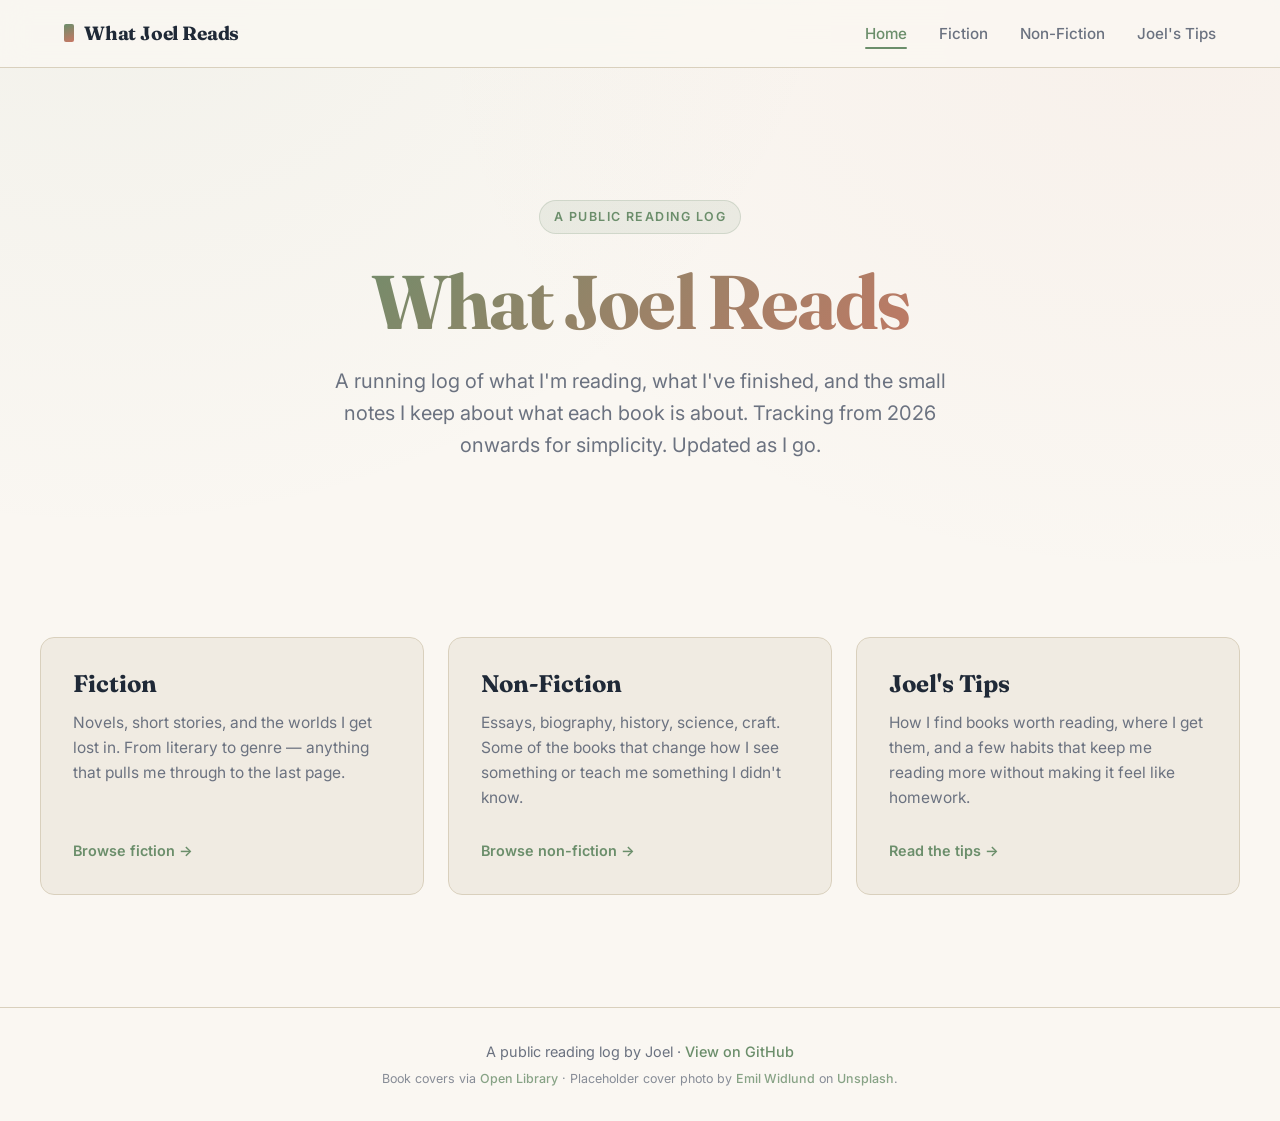
<file: index.html>
<!DOCTYPE html>
<html lang="en">
<head>
  <meta charset="UTF-8">
  <meta name="viewport" content="width=device-width, initial-scale=1.0">
  <title>What Joel Reads — A reading log by Joel</title>
  <meta name="description" content="A public reading log — what Joel is reading, what he's finished, and how he finds books worth reading.">
  <link rel="preconnect" href="https://fonts.googleapis.com">
  <link rel="preconnect" href="https://fonts.gstatic.com" crossorigin>
  <link rel="stylesheet" href="https://fonts.googleapis.com/css2?family=Fraunces:ital,wght@0,400;0,600;0,700;1,400&family=Inter:wght@400;500;600;700;800&display=swap">
  <link rel="stylesheet" href="styles.css">
</head>
<body>
  <nav class="nav">
    <div class="nav-inner">
      <a href="index.html" class="nav-brand">What Joel Reads</a>
      <button class="nav-toggle" aria-label="Toggle menu" aria-expanded="false">Menu</button>
      <ul class="nav-links">
        <li><a href="index.html" class="active">Home</a></li>
        <li><a href="fiction.html">Fiction</a></li>
        <li><a href="nonfiction.html">Non-Fiction</a></li>
        <li><a href="tips.html">Joel's Tips</a></li>
      </ul>
    </div>
  </nav>

  <main>
    <section class="hero container">
      <span class="hero-eyebrow fade-up">A public reading log</span>
      <h1 class="fade-up delay-1">What Joel Reads</h1>
      <p class="fade-up delay-2">
        A running log of what I'm reading, what I've finished, and the small notes I keep about
        what each book is about. Tracking from 2026 onwards for simplicity. Updated as I go.
      </p>
    </section>

    <section class="section container">
      <div class="grid">
        <a href="fiction.html" class="feature-card fade-up">
          <h3>Fiction</h3>
          <p>Novels, short stories, and the worlds I get lost in. From literary to genre — anything that pulls me through to the last page.</p>
          <span class="feature-arrow">Browse fiction →</span>
        </a>
        <a href="nonfiction.html" class="feature-card fade-up delay-1">
          <h3>Non-Fiction</h3>
          <p>Essays, biography, history, science, craft. Some of the books that change how I see something or teach me something I didn't know.</p>
          <span class="feature-arrow">Browse non-fiction →</span>
        </a>
        <a href="tips.html" class="feature-card fade-up delay-2">
          <h3>Joel's Tips</h3>
          <p>How I find books worth reading, where I get them, and a few habits that keep me reading more without making it feel like homework.</p>
          <span class="feature-arrow">Read the tips →</span>
        </a>
      </div>
    </section>
  </main>

  <footer class="footer">
    <div class="container">
      <p>A public reading log by Joel · <a href="https://github.com/Jakayus/ReadingTheseBooks">View on GitHub</a></p>
      <p class="footer-credit">Book covers via <a href="https://openlibrary.org">Open Library</a> · Placeholder cover photo by <a href="https://unsplash.com/@emilwidlund">Emil Widlund</a> on <a href="https://unsplash.com/">Unsplash</a>.</p>
    </div>
  </footer>

  <script src="script.js"></script>
</body>
</html>
</file>
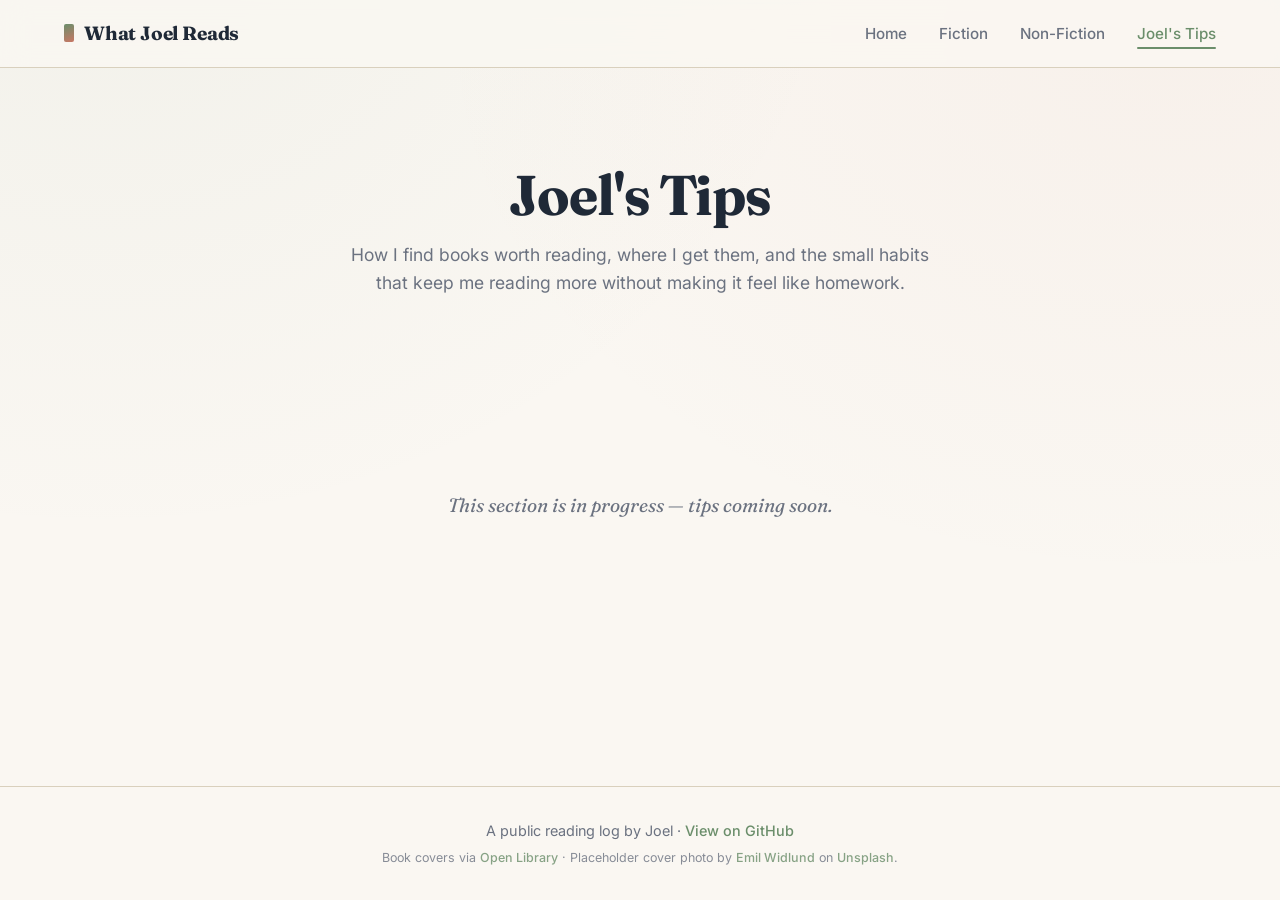
<file: tips.html>
<!DOCTYPE html>
<html lang="en">
<head>
  <meta charset="UTF-8">
  <meta name="viewport" content="width=device-width, initial-scale=1.0">
  <title>Joel's Tips — What Joel Reads</title>
  <meta name="description" content="How Joel finds books worth reading, where he gets them, and the habits that keep him reading.">
  <link rel="preconnect" href="https://fonts.googleapis.com">
  <link rel="preconnect" href="https://fonts.gstatic.com" crossorigin>
  <link rel="stylesheet" href="https://fonts.googleapis.com/css2?family=Fraunces:ital,wght@0,400;0,600;0,700;1,400&family=Inter:wght@400;500;600;700;800&display=swap">
  <link rel="stylesheet" href="styles.css">
</head>
<body>
  <nav class="nav">
    <div class="nav-inner">
      <a href="index.html" class="nav-brand">What Joel Reads</a>
      <button class="nav-toggle" aria-label="Toggle menu" aria-expanded="false">Menu</button>
      <ul class="nav-links">
        <li><a href="index.html">Home</a></li>
        <li><a href="fiction.html">Fiction</a></li>
        <li><a href="nonfiction.html">Non-Fiction</a></li>
        <li><a href="tips.html" class="active">Joel's Tips</a></li>
      </ul>
    </div>
  </nav>

  <main>
    <section class="page-header container">
      <h1 class="fade-up">Joel's Tips</h1>
      <p class="fade-up delay-1">
        How I find books worth reading, where I get them, and the small habits that keep me
        reading more without making it feel like homework.
      </p>
    </section>

    <section class="section container">
      <p class="tips-coming-soon fade-up">This section is in progress — tips coming soon.</p>
    </section>
  </main>

  <footer class="footer">
    <div class="container">
      <p>A public reading log by Joel · <a href="https://github.com/Jakayus/ReadingTheseBooks">View on GitHub</a></p>
      <p class="footer-credit">Book covers via <a href="https://openlibrary.org">Open Library</a> · Placeholder cover photo by <a href="https://unsplash.com/@emilwidlund">Emil Widlund</a> on <a href="https://unsplash.com/">Unsplash</a>.</p>
    </div>
  </footer>

  <script src="script.js"></script>
</body>
</html>
</file>
<file: styles.css>
:root {
  --bg: #faf7f2;
  --surface: #f0ebe2;
  --surface-2: #e6dfd1;
  --border: #d9d0bd;
  --border-strong: #c9bea8;
  --text: #1f2937;
  --text-muted: #6b7280;
  --accent: #6b8e6b;
  --accent-hover: #547254;
  --accent-2: #c87764;
  --success: #3d6b5a;
  --in-progress: #c87764;

  --font-sans: 'Inter', -apple-system, BlinkMacSystemFont, 'Segoe UI', sans-serif;
  --font-serif: 'Fraunces', 'Iowan Old Style', Georgia, serif;

  --radius: 14px;
  --radius-sm: 8px;

  --shadow-sm: 0 1px 2px rgba(31, 41, 55, 0.04);
  --shadow-md: 0 1px 3px rgba(31, 41, 55, 0.04), 0 4px 16px rgba(31, 41, 55, 0.04);
  --shadow-lg: 0 4px 12px rgba(31, 41, 55, 0.05), 0 16px 40px rgba(31, 41, 55, 0.08);

  --transition: 200ms cubic-bezier(0.4, 0, 0.2, 1);
  --container: 1200px;
}

*,
*::before,
*::after {
  box-sizing: border-box;
  margin: 0;
  padding: 0;
}

html {
  scroll-behavior: smooth;
}

body {
  background-color: var(--bg);
  background-image:
    radial-gradient(at 8% -10%, rgba(107, 142, 107, 0.06) 0, transparent 45%),
    radial-gradient(at 92% 4%, rgba(200, 119, 100, 0.05) 0, transparent 45%);
  background-attachment: fixed;
  color: var(--text);
  font-family: var(--font-sans);
  font-size: 16px;
  line-height: 1.6;
  -webkit-font-smoothing: antialiased;
  -moz-osx-font-smoothing: grayscale;
  min-height: 100vh;
  display: flex;
  flex-direction: column;
}

main {
  flex: 1;
}

.container {
  width: 100%;
  max-width: var(--container);
  margin: 0 auto;
  padding: 0 24px;
}

/* ============ NAV ============ */

.nav {
  position: sticky;
  top: 0;
  z-index: 100;
  background-color: rgba(250, 247, 242, 0.85);
  backdrop-filter: saturate(180%) blur(14px);
  -webkit-backdrop-filter: saturate(180%) blur(14px);
  border-bottom: 1px solid var(--border);
}

.nav-inner {
  display: flex;
  align-items: center;
  justify-content: space-between;
  padding: 18px 24px;
  max-width: var(--container);
  margin: 0 auto;
  position: relative;
}

.nav-brand {
  font-family: var(--font-serif);
  font-weight: 700;
  font-size: 1.2rem;
  color: var(--text);
  text-decoration: none;
  letter-spacing: -0.01em;
  display: inline-flex;
  align-items: center;
  gap: 10px;
}

.nav-brand::before {
  content: "";
  display: inline-block;
  width: 10px;
  height: 18px;
  border-radius: 2px;
  background: linear-gradient(160deg, var(--accent) 0%, var(--accent-2) 100%);
}

.nav-links {
  display: flex;
  gap: 32px;
  list-style: none;
  align-items: center;
}

.nav-links a {
  color: var(--text-muted);
  text-decoration: none;
  font-weight: 500;
  font-size: 0.95rem;
  transition: color var(--transition);
  position: relative;
  padding: 4px 0;
}

.nav-links a:hover,
.nav-links a.active {
  color: var(--accent);
}

.nav-links a.active::after {
  content: "";
  position: absolute;
  bottom: -2px;
  left: 0;
  right: 0;
  height: 2px;
  background-color: var(--accent);
  border-radius: 2px;
}

.nav-toggle {
  display: none;
  background: none;
  border: 1px solid var(--border);
  border-radius: 8px;
  padding: 8px 12px;
  cursor: pointer;
  color: var(--text);
  font-size: 1rem;
  font-weight: 600;
}

/* ============ HERO ============ */

.hero {
  padding: clamp(72px, 12vw, 132px) 0 clamp(48px, 8vw, 88px);
  text-align: center;
}

.hero-eyebrow {
  display: inline-block;
  font-size: 0.78rem;
  font-weight: 600;
  text-transform: uppercase;
  letter-spacing: 0.12em;
  color: var(--accent);
  background-color: rgba(107, 142, 107, 0.1);
  border: 1px solid rgba(107, 142, 107, 0.2);
  padding: 6px 14px;
  border-radius: 999px;
  margin-bottom: 28px;
}

.hero h1 {
  font-family: var(--font-serif);
  font-weight: 700;
  font-size: clamp(2.5rem, 6.5vw, 4.75rem);
  line-height: 1.05;
  letter-spacing: -0.025em;
  margin-bottom: 24px;
  background: linear-gradient(135deg, var(--accent) 0%, var(--accent-2) 100%);
  -webkit-background-clip: text;
  background-clip: text;
  -webkit-text-fill-color: transparent;
  color: transparent;
  max-width: 14ch;
  margin-left: auto;
  margin-right: auto;
}

.hero p {
  font-size: clamp(1.05rem, 1.6vw, 1.25rem);
  color: var(--text-muted);
  max-width: 620px;
  margin: 0 auto 40px;
  line-height: 1.6;
}

.btn-group {
  display: flex;
  gap: 14px;
  justify-content: center;
  flex-wrap: wrap;
}

.btn {
  display: inline-flex;
  align-items: center;
  gap: 8px;
  padding: 13px 26px;
  border-radius: 10px;
  font-family: inherit;
  font-weight: 600;
  font-size: 0.95rem;
  text-decoration: none;
  cursor: pointer;
  transition: all var(--transition);
  border: 1px solid transparent;
  white-space: nowrap;
}

.btn-primary {
  background-color: var(--accent);
  color: #fff;
  box-shadow: 0 1px 2px rgba(107, 142, 107, 0.2);
}

.btn-primary:hover {
  background-color: var(--accent-hover);
  transform: translateY(-2px);
  box-shadow: 0 8px 20px rgba(107, 142, 107, 0.28);
}

.btn-secondary {
  background-color: transparent;
  color: var(--text);
  border-color: var(--border-strong);
}

.btn-secondary:hover {
  border-color: var(--accent);
  color: var(--accent);
  transform: translateY(-2px);
  background-color: rgba(107, 142, 107, 0.04);
}

/* ============ PAGE HEADER ============ */

.page-header {
  padding: clamp(56px, 9vw, 96px) 0 clamp(28px, 4vw, 48px);
  text-align: center;
}

.page-header .hero-eyebrow {
  margin-bottom: 20px;
}

.page-header h1 {
  font-family: var(--font-serif);
  font-weight: 700;
  font-size: clamp(2rem, 5vw, 3.5rem);
  line-height: 1.1;
  letter-spacing: -0.02em;
  margin-bottom: 16px;
}

.page-header p {
  font-size: 1.1rem;
  color: var(--text-muted);
  max-width: 600px;
  margin: 0 auto;
}

.page-note {
  max-width: 600px;
  margin: -8px auto clamp(32px, 5vw, 56px);
  text-align: center;
  font-size: 0.88rem;
  font-style: italic;
  color: var(--text-muted);
  line-height: 1.55;
}

.page-note em {
  font-style: normal;
  font-weight: 600;
  color: var(--text);
}

/* ============ SECTION ============ */

.section {
  padding: clamp(24px, 4vw, 48px) 0 clamp(64px, 10vw, 112px);
}

.section-divider {
  display: flex;
  align-items: center;
  gap: 16px;
  margin: 0 auto 32px;
  max-width: 200px;
  color: var(--text-muted);
  font-family: var(--font-serif);
  font-style: italic;
  font-size: 0.95rem;
}

.section-divider::before,
.section-divider::after {
  content: "";
  flex: 1;
  height: 1px;
  background-color: var(--border-strong);
}

/* ============ GRID ============ */

.grid {
  display: grid;
  grid-template-columns: repeat(3, 1fr);
  gap: 24px;
}

.grid-2 {
  grid-template-columns: repeat(2, 1fr);
}

@media (max-width: 900px) {
  .grid,
  .grid-2 {
    grid-template-columns: repeat(2, 1fr);
  }
}

@media (max-width: 620px) {
  .grid,
  .grid-2 {
    grid-template-columns: 1fr;
  }
}

/* ============ FEATURE CARD (landing) ============ */

.feature-card {
  background-color: var(--surface);
  border: 1px solid var(--border);
  border-radius: var(--radius);
  padding: 32px;
  text-decoration: none;
  color: inherit;
  display: flex;
  flex-direction: column;
  gap: 12px;
  transition: all var(--transition);
  position: relative;
  overflow: hidden;
}

.feature-card::before {
  content: "";
  position: absolute;
  top: 0;
  left: 0;
  right: 0;
  height: 3px;
  background: linear-gradient(90deg, var(--accent), var(--accent-2));
  opacity: 0;
  transition: opacity var(--transition);
}

.feature-card:hover {
  transform: translateY(-4px);
  border-color: var(--border-strong);
  box-shadow: var(--shadow-lg);
  background-color: var(--surface-2);
}

.feature-card:hover::before {
  opacity: 1;
}

.feature-eyebrow {
  font-size: 0.75rem;
  font-weight: 600;
  text-transform: uppercase;
  letter-spacing: 0.1em;
  color: var(--accent);
  margin-bottom: 4px;
}

.feature-card h3 {
  font-family: var(--font-serif);
  font-weight: 700;
  font-size: 1.5rem;
  line-height: 1.2;
  color: var(--text);
}

.feature-card p {
  color: var(--text-muted);
  font-size: 0.97rem;
  line-height: 1.6;
}

.feature-arrow {
  display: inline-flex;
  align-items: center;
  gap: 6px;
  margin-top: auto;
  padding-top: 16px;
  color: var(--accent);
  font-weight: 600;
  font-size: 0.9rem;
  transition: gap var(--transition);
}

.feature-card:hover .feature-arrow {
  gap: 12px;
}

/* ============ BOOK CARD ============ */

.book-card {
  background-color: var(--surface);
  border: 1px solid var(--border);
  border-radius: var(--radius);
  padding: 28px;
  display: flex;
  flex-direction: column;
  gap: 18px;
  transition: all var(--transition);
}

.book-card:hover {
  transform: translateY(-3px);
  border-color: var(--border-strong);
  box-shadow: var(--shadow-lg);
  background-color: var(--surface-2);
}

.book-card-head {
  display: grid;
  grid-template-columns: auto 1fr;
  grid-template-rows: auto auto;
  grid-template-areas:
    "cover status"
    "cover title";
  column-gap: 16px;
  row-gap: 10px;
  align-items: start;
}

.book-cover {
  grid-area: cover;
  width: 80px;
  aspect-ratio: 2 / 3;
  object-fit: cover;
  border-radius: 6px;
  background-color: var(--surface-2);
  box-shadow: 0 2px 6px rgba(0, 0, 0, 0.08);
  align-self: start;
}

@media (max-width: 480px) {
  .book-cover { width: 72px; }
}

.book-title-block {
  grid-area: title;
  min-width: 0;
  align-self: start;
}

.book-title {
  font-family: var(--font-serif);
  font-weight: 700;
  font-size: 1.4rem;
  line-height: 1.2;
  letter-spacing: -0.01em;
  color: var(--text);
  margin-bottom: 6px;
}

.book-author {
  font-size: 0.93rem;
  color: var(--text-muted);
  font-style: italic;
}

.status {
  grid-area: status;
  justify-self: end;
  align-self: start;
  display: inline-block;
  padding: 5px 12px;
  border-radius: 999px;
  font-size: 0.7rem;
  font-weight: 700;
  text-transform: uppercase;
  letter-spacing: 0.08em;
  white-space: nowrap;
}

@media (max-width: 480px) {
  .status {
    padding: 4px 10px;
    font-size: 0.65rem;
    letter-spacing: 0.06em;
  }
}

.status-reading {
  background-color: rgba(200, 119, 100, 0.12);
  color: var(--in-progress);
  border: 1px solid rgba(200, 119, 100, 0.3);
}

.status-finished {
  background-color: rgba(61, 107, 90, 0.1);
  color: var(--success);
  border: 1px solid rgba(61, 107, 90, 0.25);
}

.status-queued {
  background-color: rgba(163, 120, 42, 0.12);
  color: #8a6420;
  border: 1px solid rgba(163, 120, 42, 0.3);
}

.status-ongoing-learning {
  background-color: rgba(66, 133, 175, 0.12);
  color: #2e6a9e;
  border: 1px solid rgba(66, 133, 175, 0.3);
}

.status-ongoing-workbook {
  background-color: rgba(130, 90, 160, 0.12);
  color: #6b3fa0;
  border: 1px solid rgba(130, 90, 160, 0.3);
}

.book-meta {
  margin-top: 6px;
  font-size: 0.72rem;
  font-weight: 600;
  text-transform: uppercase;
  letter-spacing: 0.08em;
  color: var(--text-muted);
}

.book-meta .tier {
  color: var(--accent);
  font-weight: 700;
}

.book-section ul.bullet-list {
  list-style: none;
  padding: 0;
  margin: 0;
}

.book-section ul.bullet-list li {
  position: relative;
  padding-left: 22px;
  margin-bottom: 8px;
  font-size: 0.94rem;
  line-height: 1.55;
  color: var(--text);
}

.book-section ul.bullet-list li:last-child {
  margin-bottom: 0;
}

.book-section ul.bullet-list li::before {
  content: "→";
  position: absolute;
  left: 0;
  color: var(--accent);
  font-weight: 700;
}

.book-coming-soon {
  margin-top: 4px;
  padding-top: 14px;
  border-top: 1px dashed var(--border-strong);
  font-style: italic;
  font-size: 0.9rem;
  color: var(--text-muted);
}

.book-section .book-placeholder {
  font-style: italic;
  font-size: 0.92rem;
  color: var(--text);
}

.book-section h4 {
  font-size: 0.7rem;
  font-weight: 700;
  text-transform: uppercase;
  letter-spacing: 0.1em;
  color: var(--accent);
  margin-bottom: 8px;
}

.book-section p {
  color: var(--text);
  font-size: 0.95rem;
  line-height: 1.6;
}

.book-section--brief p {
  font-size: 0.88rem;
  color: var(--text);
  line-height: 1.55;
}

/* ============ TIPS PAGE ============ */

.tips-coming-soon {
  text-align: center;
  font-family: var(--font-serif);
  font-style: italic;
  font-size: 1.2rem;
  color: var(--text-muted);
  padding: clamp(48px, 8vw, 96px) 0;
}

.tips-stack {
  display: flex;
  flex-direction: column;
  gap: 24px;
  max-width: 820px;
  margin: 0 auto;
}

.tip-card {
  background-color: var(--surface);
  border: 1px solid var(--border);
  border-radius: var(--radius);
  padding: 36px;
  transition: all var(--transition);
  position: relative;
}

.tip-card:hover {
  border-color: var(--border-strong);
  box-shadow: var(--shadow-md);
}

.tip-number {
  position: absolute;
  top: 24px;
  right: 32px;
  font-family: var(--font-serif);
  font-style: italic;
  font-weight: 400;
  font-size: 2.5rem;
  color: var(--accent);
  opacity: 0.3;
  line-height: 1;
}

.tip-card h2 {
  font-family: var(--font-serif);
  font-weight: 700;
  font-size: 1.6rem;
  line-height: 1.2;
  letter-spacing: -0.01em;
  margin-bottom: 16px;
  padding-right: 60px;
}

.tip-card > p {
  color: var(--text-muted);
  font-size: 1rem;
  line-height: 1.7;
  margin-bottom: 16px;
}

.tip-card > p:last-child {
  margin-bottom: 0;
}

.tip-list {
  list-style: none;
  padding: 0;
}

.tip-list li {
  position: relative;
  padding-left: 24px;
  margin-bottom: 10px;
  color: var(--text-muted);
  line-height: 1.6;
}

.tip-list li::before {
  content: "→";
  position: absolute;
  left: 0;
  color: var(--accent);
  font-weight: 700;
}

.tip-list li strong {
  color: var(--text);
  font-weight: 600;
}

/* ============ FOOTER ============ */

.footer {
  border-top: 1px solid var(--border);
  padding: 32px 0;
  text-align: center;
  color: var(--text-muted);
  font-size: 0.9rem;
  margin-top: auto;
}

.footer a {
  color: var(--accent);
  text-decoration: none;
  font-weight: 500;
}

.footer a:hover {
  text-decoration: underline;
}

.footer-credit {
  font-size: 0.78rem;
  margin-top: 6px;
  opacity: 0.8;
}

/* ============ FADE-IN ANIMATION ============ */

@media (prefers-reduced-motion: no-preference) {
  .fade-up {
    opacity: 0;
    transform: translateY(16px);
    animation: fadeUp 600ms cubic-bezier(0.4, 0, 0.2, 1) forwards;
  }

  .fade-up.delay-1 { animation-delay: 80ms; }
  .fade-up.delay-2 { animation-delay: 160ms; }
  .fade-up.delay-3 { animation-delay: 240ms; }
  .fade-up.delay-4 { animation-delay: 320ms; }

  @keyframes fadeUp {
    to {
      opacity: 1;
      transform: translateY(0);
    }
  }
}

/* ============ MOBILE NAV ============ */

@media (max-width: 720px) {
  .nav-toggle {
    display: inline-flex;
  }

  .nav-links {
    display: none;
    position: absolute;
    top: 100%;
    left: 0;
    right: 0;
    background-color: var(--bg);
    border-bottom: 1px solid var(--border);
    flex-direction: column;
    gap: 4px;
    padding: 16px 24px 24px;
    align-items: stretch;
  }

  .nav-links.open {
    display: flex;
  }

  .nav-links li {
    width: 100%;
  }

  .nav-links a {
    display: block;
    padding: 10px 0;
    font-size: 1rem;
  }

  .nav-links a.active::after {
    display: none;
  }
}
</file>
